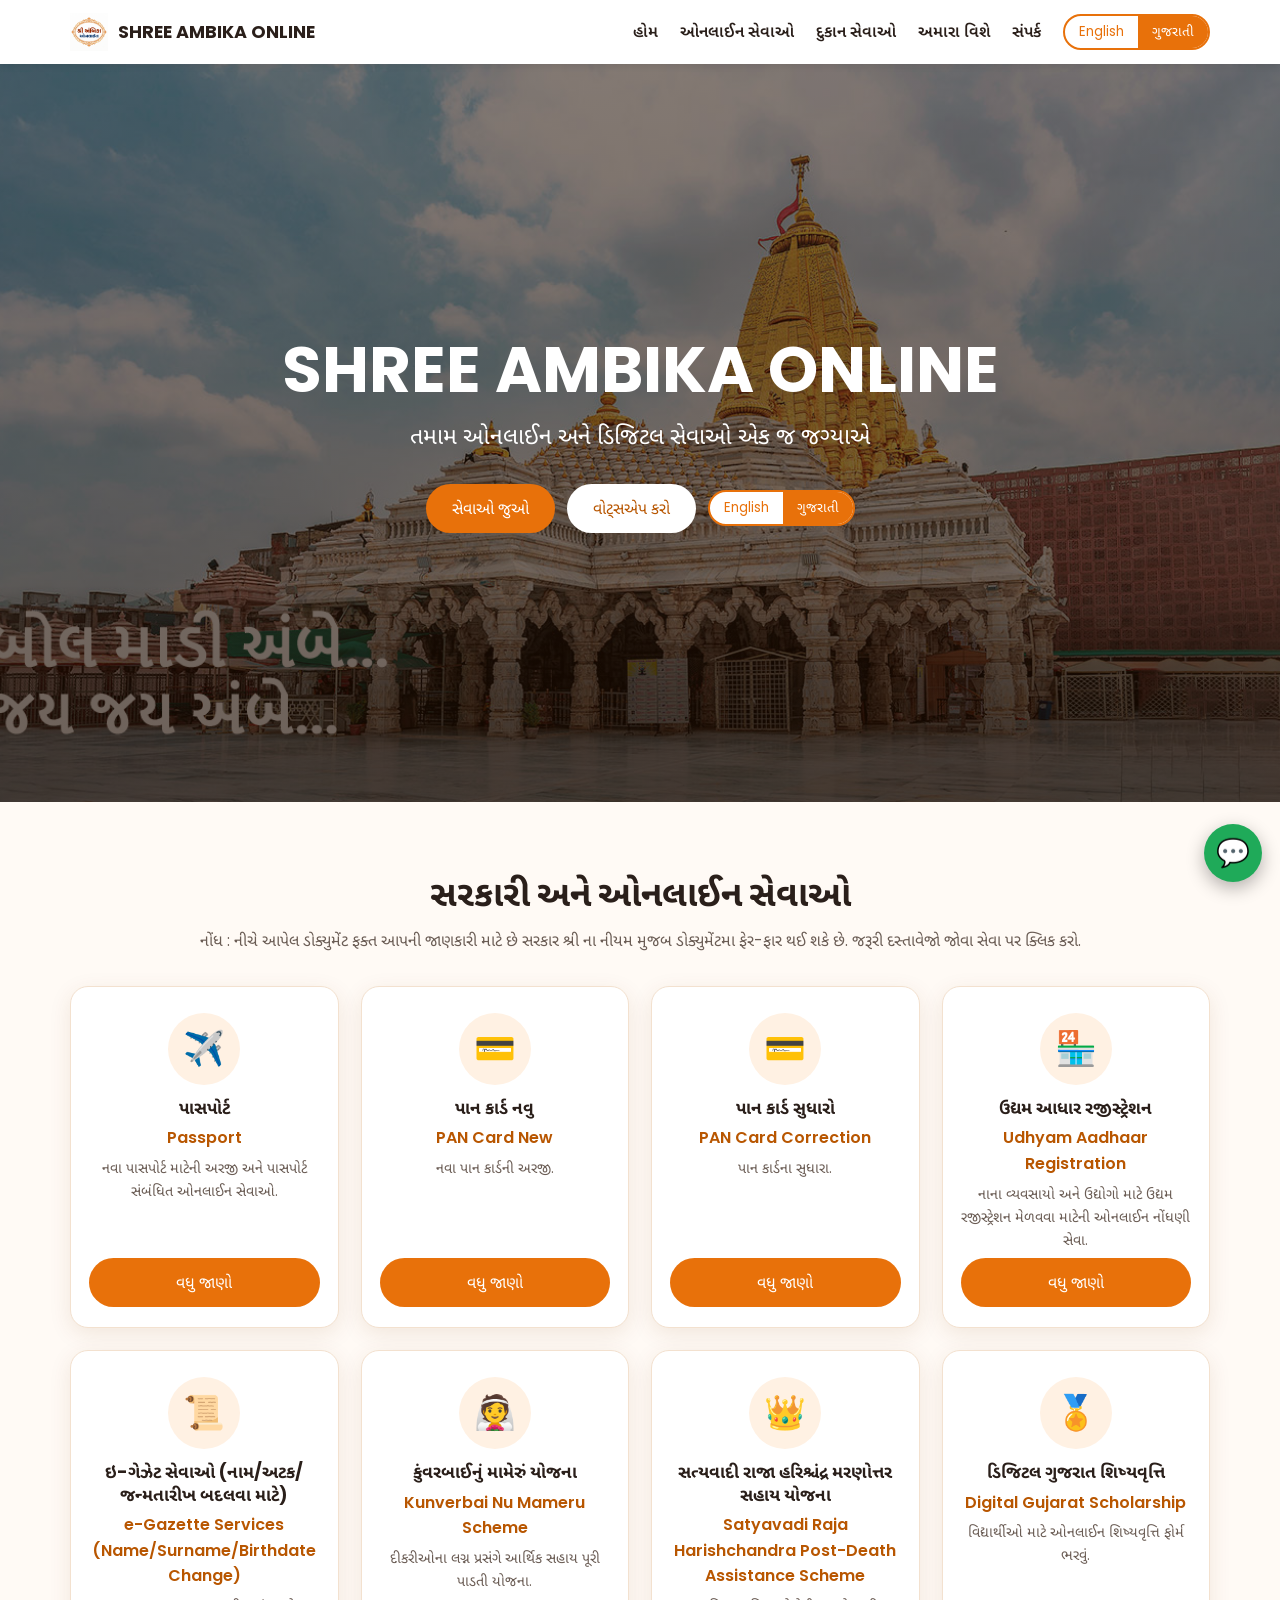
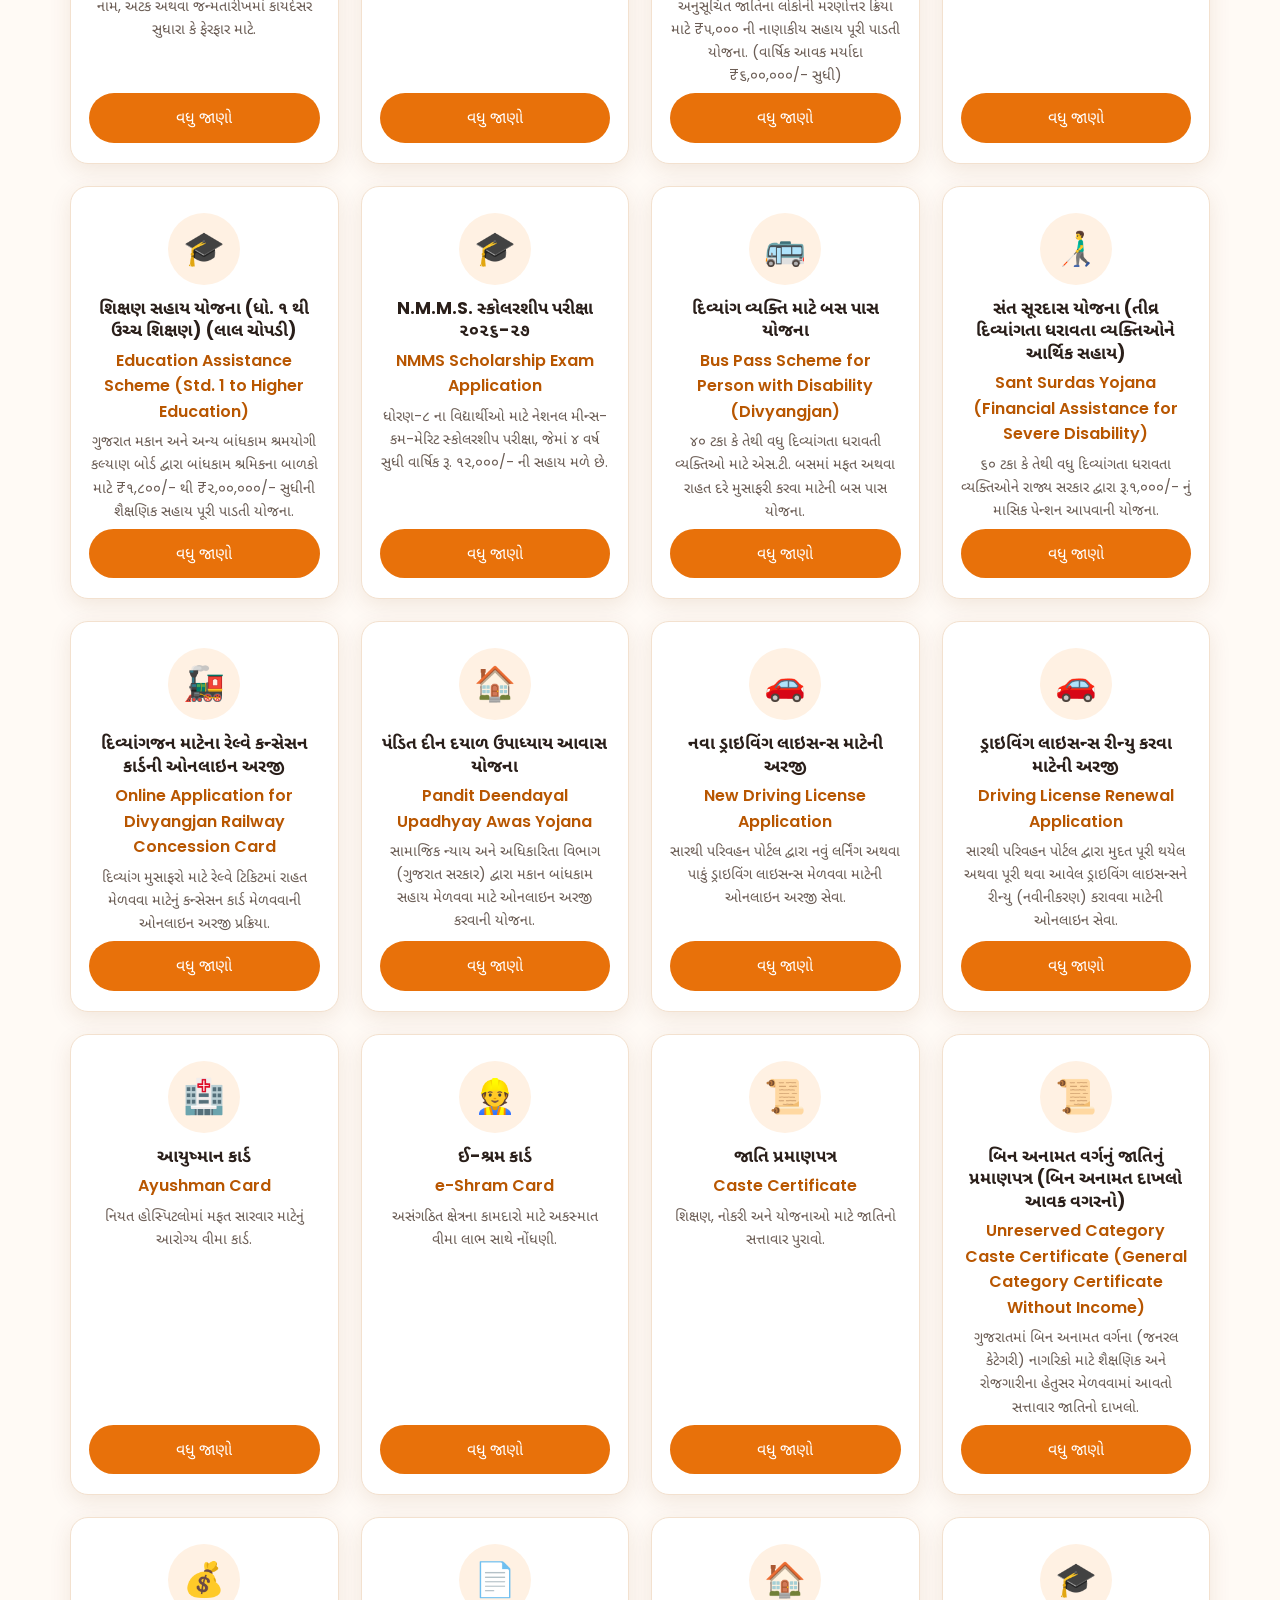
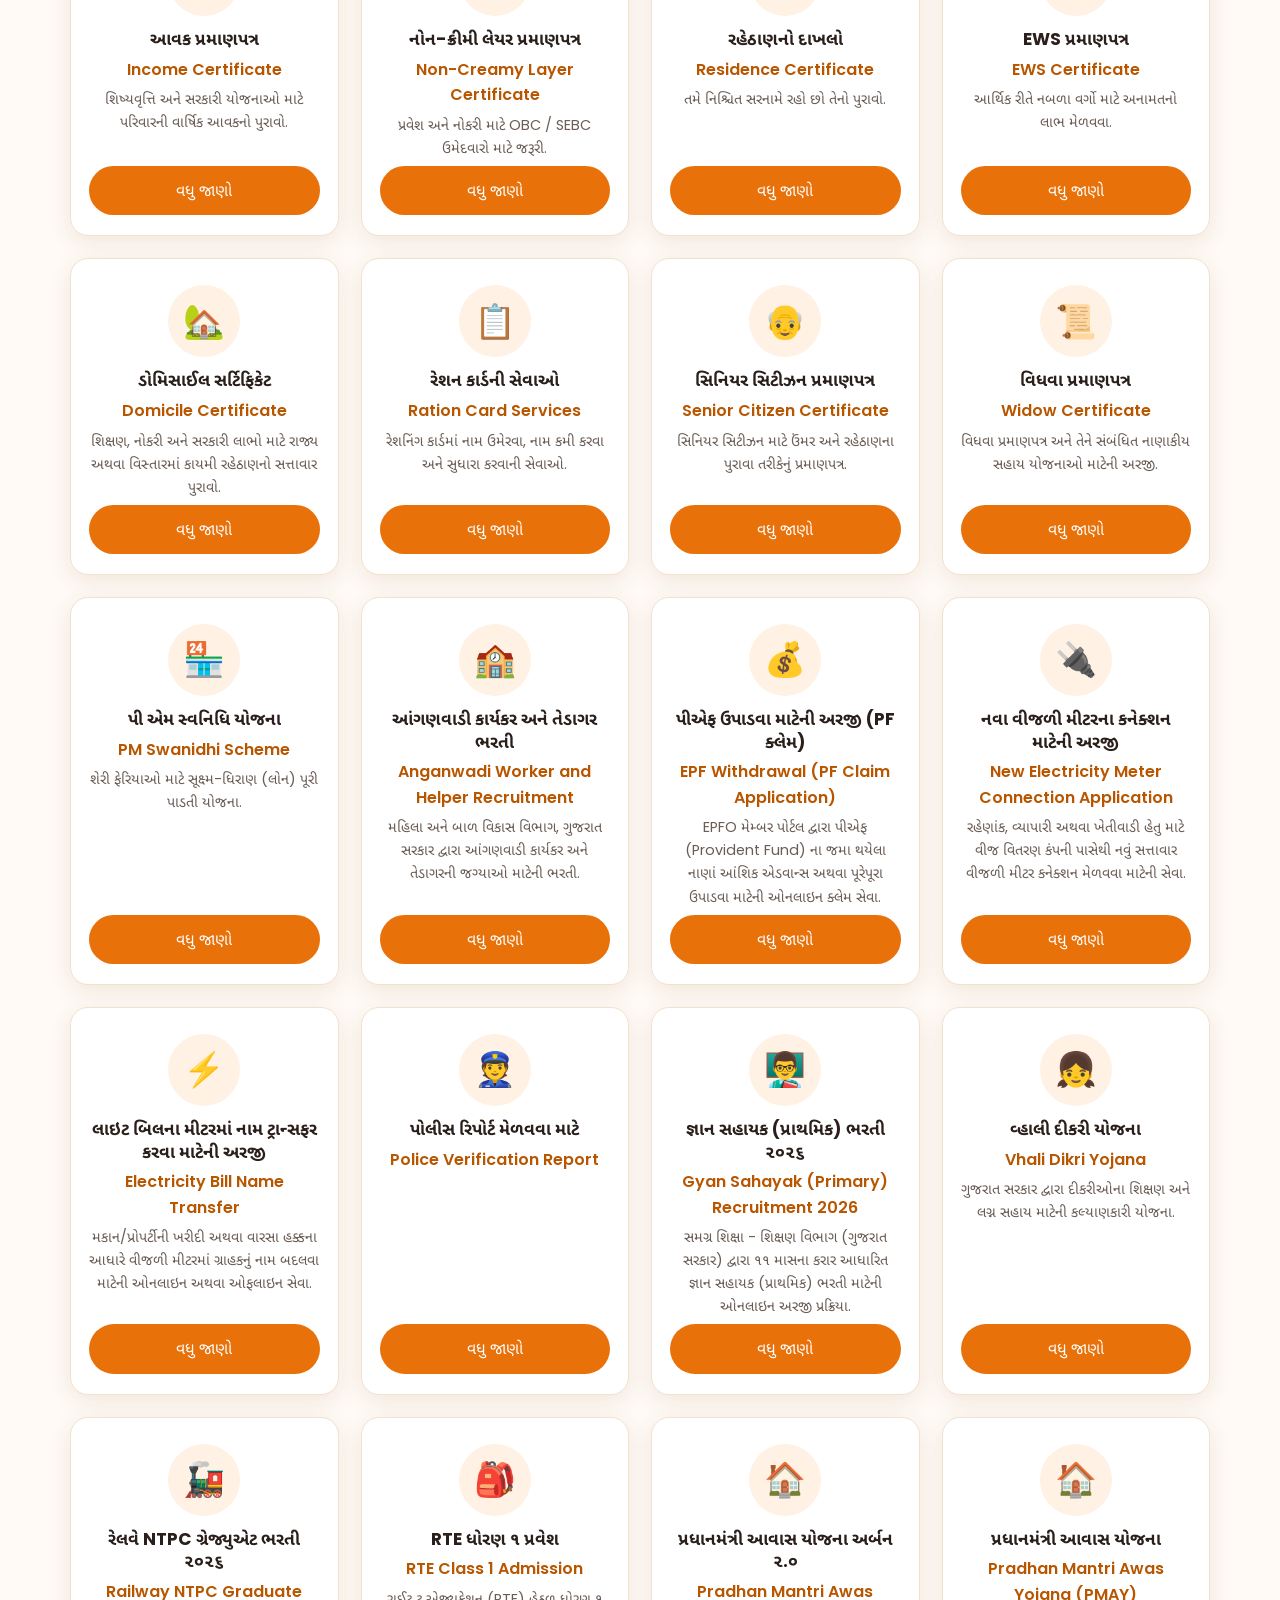
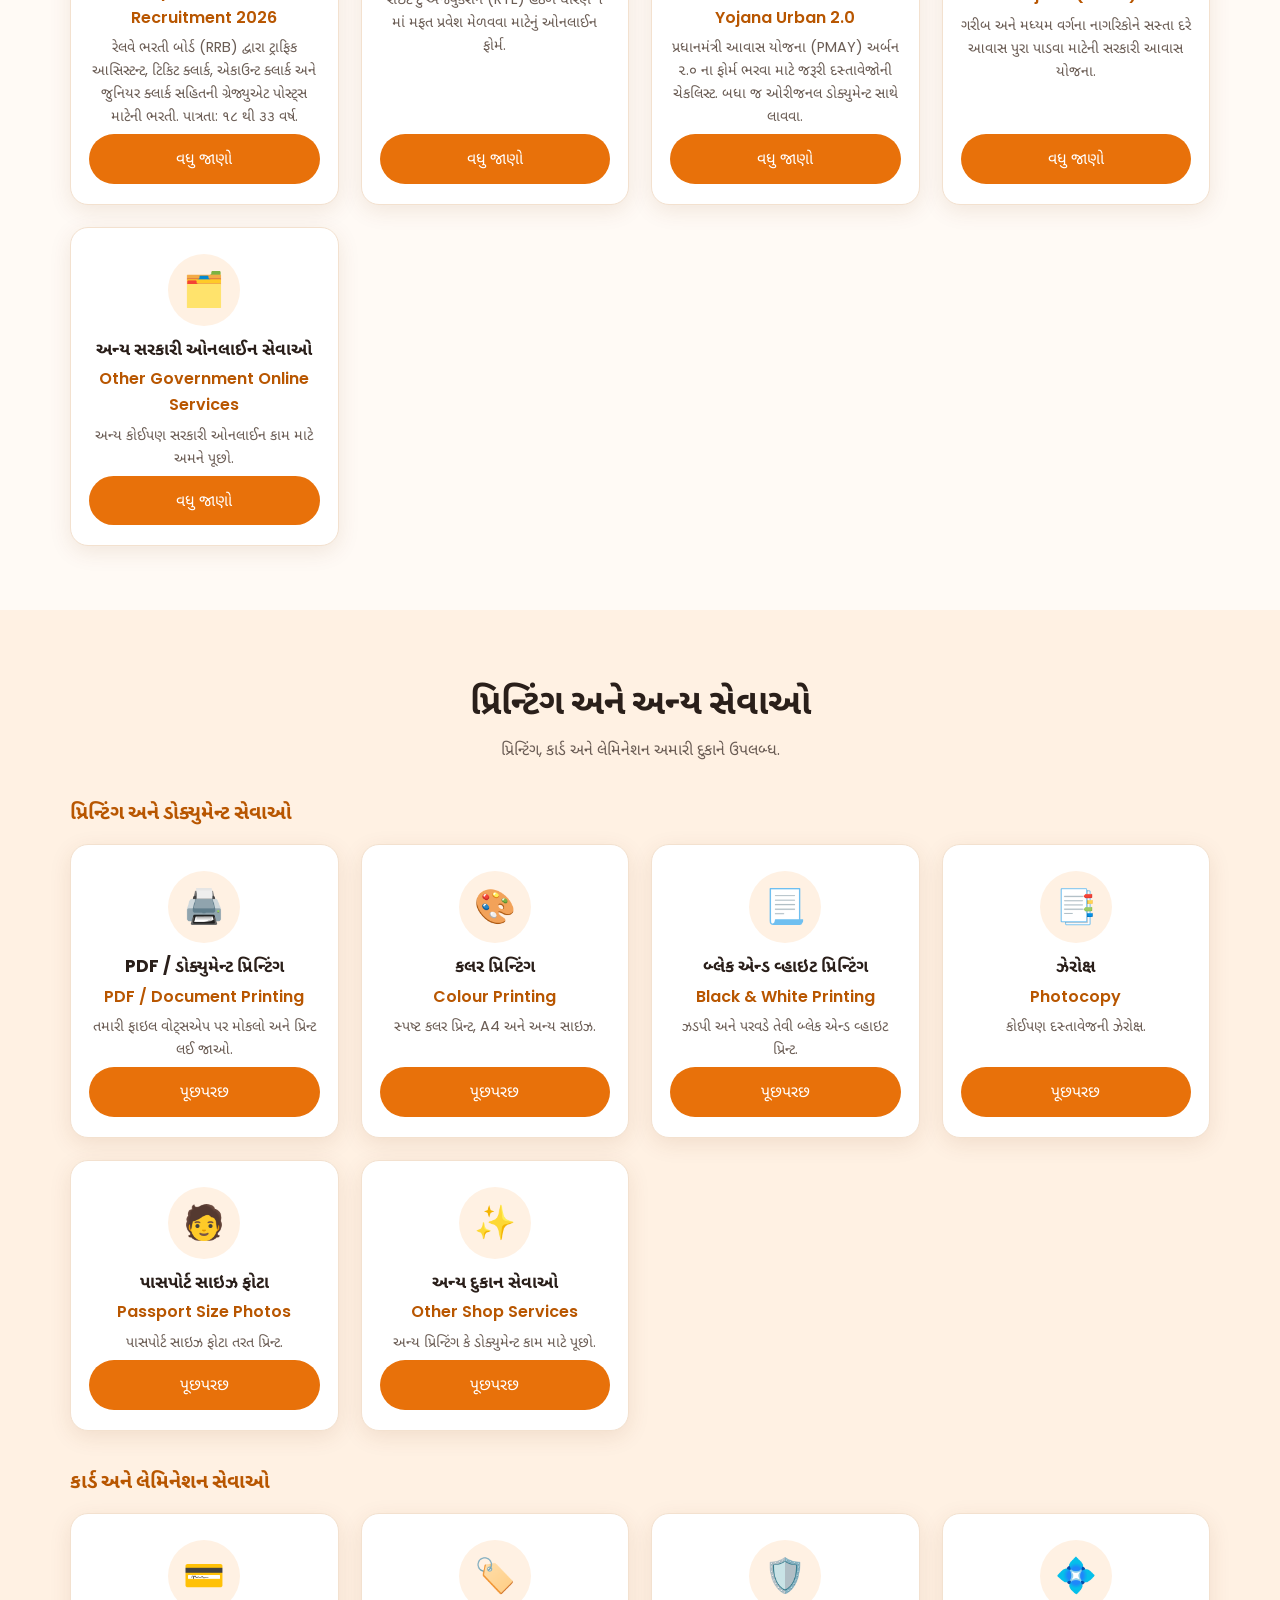
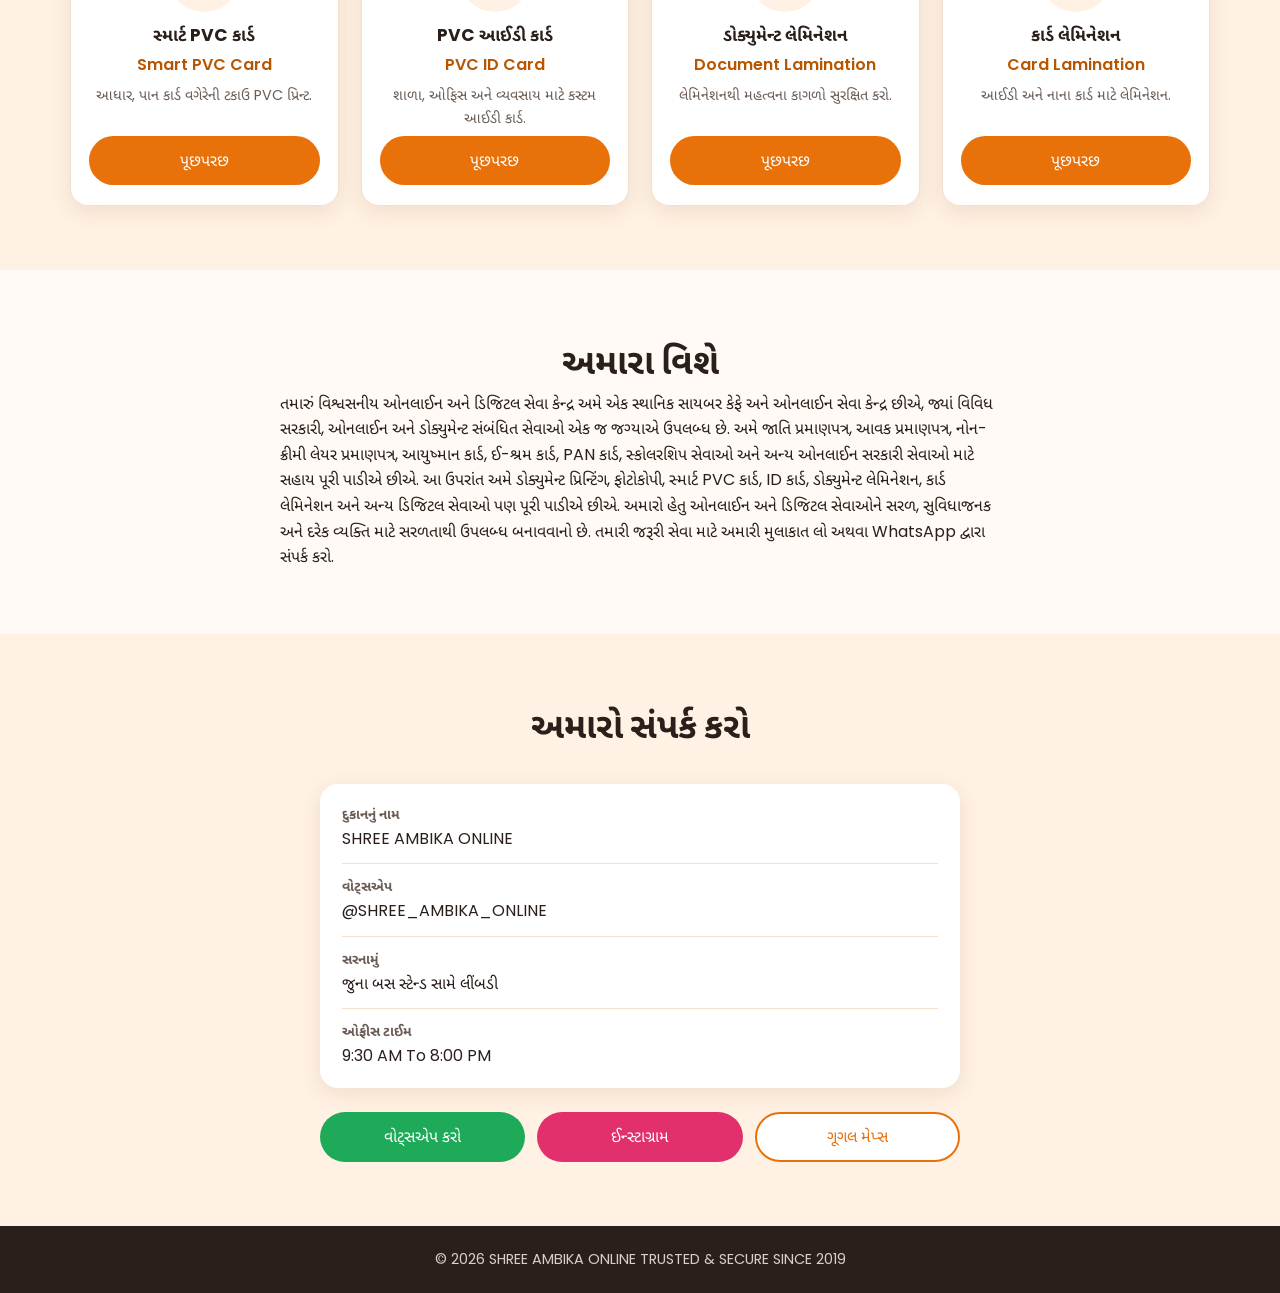
<file: index.html>
<!DOCTYPE html>
<html lang="en">

<head>
    <meta charset="UTF-8">
    <meta name="viewport" content="width=device-width, initial-scale=1">
    <title>SHREE AMBIKA ONLINE</title>
    <!-- SEO Metadata -->
    <meta name="description" content="SHREE AMBIKA ONLINE in Limbdi, Gujarat offers online government services, PAN Card, Passport, certificates, scholarships, online forms, printing, Smart PVC Cards and more.">    <meta name="robots" content="index, follow">
    <meta name="author" content="SHREE AMBIKA ONLINE">
    <meta name="language" content="Gujarati, English">

    <!-- Website Favicon -->
    <link rel="icon" type="image/png" href="/images/logo.png">
    <link rel="shortcut icon" type="image/png" href="/images/logo.png">

    <!-- Canonical URL -->
    <link rel="canonical" href="https://shree-ambika-online.netlify.app/">

    <!-- Social Media Preview -->
    <meta property="og:title" content="SHREE AMBIKA ONLINE | Limbdi">
    <meta property="og:description" content="તમામ ઓનલાઇન અને ડિજિટલ સેવાઓ એક જ જગ્યાએ. Online government services, PAN Card, certificates, printing and more.">
    <meta property="og:url" content="https://shree-ambika-online.netlify.app/">
    <meta property="og:type" content="website">
    <meta property="og:image" content="https://shree-ambika-online.netlify.app/images/logo.png">

    <!-- Google Fonts -->
    <link rel="preconnect" href="https://fonts.googleapis.com">
    <link rel="preconnect" href="https://fonts.gstatic.com" crossorigin>
    <link href="https://fonts.googleapis.com/css2?family=Noto+Sans+Gujarati:wght@400;600;700&family=Poppins:wght@400;600;700&display=swap" rel="stylesheet">
    <link rel="stylesheet" href="style.css">
</head>

<body>
    <header class="header">
        <div class="wrap bar">
            <a href="#home" class="brand"><span class="logo" id="logo"><img src="images/logo.png" alt=""></span><span
                    data-shop-name></span></a>
            <button class="burger" id="burger" aria-label="Menu" aria-expanded="false">☰</button>
            <nav id="nav" class="nav">
                <a href="#home" data-i18n="nav_home"></a>
                <a href="#online" data-i18n="nav_online"></a>
                <a href="#shop" data-i18n="nav_shop"></a>
                <a href="#about" data-i18n="nav_about"></a>
                <a href="#contact" data-i18n="nav_contact"></a>
                <div class="lang"><button data-lang="en" class="on">English</button><button
                        data-lang="gu">ગુજરાતી</button></div>
            </nav>
        </div>
    </header>

    <section class="hero" id="home">
        <div class="hero-inner wrap">
            <h1 data-shop-name></h1>
            <p data-i18n="tagline"></p>
            <div class="actions">
                <a href="#online" class="btn primary" data-i18n="view_services"></a>
                <a href="#" class="btn light" data-wa data-i18n="whatsapp_us"></a>
                <div class="lang"><button data-lang="en" class="on">English</button><button
                        data-lang="gu">ગુજરાતી</button></div>
            </div>
        </div>
    </section>

    <main>
        <section class="section" id="online">
            <div class="wrap">
                <h2 data-i18n="online_title"></h2>
                <p class="sub" data-i18n="online_sub"></p>
                <div class="grid" id="gov-grid"></div>
            </div>
        </section>

        <section class="section alt" id="shop">
            <div class="wrap">
                <h2 data-i18n="shop_title"></h2>
                <p class="sub" data-i18n="shop_sub"></p>
                <h3 data-i18n="cat_print"></h3>
                <div class="grid" id="print-grid"></div>
                <h3 data-i18n="cat_card"></h3>
                <div class="grid" id="card-grid"></div>
            </div>
        </section>

        <section class="section" id="about">
            <div class="wrap narrow">
                <h2 data-i18n="about_title"></h2>
                <p data-i18n="about_text"></p>
            </div>
        </section>

        <section class="section alt" id="contact">
            <div class="wrap">
                <h2 data-i18n="contact_title"></h2>
                <div class="contact">
                    <ul id="contact-list"></ul>
                    <div class="contact-btns">
                        <!-- <a class="btn primary" id="call-btn" data-i18n="call"></a> -->
                        <a class="btn wa" data-wa data-i18n="whatsapp_us"></a>
                        <a class="btn insta" id="insta-btn" target="_blank" rel="noopener" data-i18n="instagram"></a>
                        <a class="btn outline" id="map-btn" target="_blank" rel="noopener" data-i18n="map"></a>
                    </div>
                </div>
            </div>
        </section>
    </main>

    <footer class="footer">
        <div class="wrap">© <span id="year"></span> <span data-shop-name></span> TRUSTED & SECURE SINCE 2019</div>
    </footer>

    <a href="#" class="float-wa" data-wa aria-label="WhatsApp">💬</a>

    <div class="overlay" id="overlay" hidden>
        <div class="modal" role="dialog" aria-modal="true" aria-labelledby="m-title">
            <button class="close" id="m-close" aria-label="Close">✕</button>
            <div class="m-icon" id="m-icon"></div>
            <h2 id="m-title"></h2>
            <p class="m-gu" id="m-sub"></p>
            <p id="m-desc"></p>
            <div id="m-docs-wrap">
                <h3 data-i18n="req_docs"></h3>
                <ol id="m-docs"></ol>
            </div>
            <p class="m-meta" id="m-price"></p>
            <p class="m-meta" id="m-proc"></p>
            <div class="actions">
                <a class="btn wa" id="m-wa" target="_blank" rel="noopener"></a>
                <button class="btn outline" id="m-back" data-i18n="back"></button>
            </div>
        </div>
    </div>
    
    <!-- Print-only checklist sheet (filled by script.js when a service popup opens) -->
    <div id="print-sheet" aria-hidden="true">
        <div class="ps-box">
            <div class="ps-inner">
                <div class="ps-tbox">
                    <div class="ps-t1" id="ps-title"></div>
                    <div class="ps-t2">બધા જ ડોક્યુમેન્ટ ઓરીજનલ સાથે રાખવા</div>
                </div>
                <div class="ps-pillw" id="ps-pillw"><div class="ps-pill">જરૂરી દસ્તાવેજો (ચેકલિસ્ટ)</div></div>
                <div class="ps-list" id="ps-list"></div>
                <div class="ps-note" id="ps-note"></div>
                <div class="ps-dash"></div>
                <div class="ps-shop" id="ps-shop"></div>
                <div class="ps-addr" id="ps-addr"></div>
            </div>
        </div>
    </div>

    <script src="script.js"></script>
</body>

</html>
</file>
<file: style.css>
:root {
    --brand: #e8710a;
    --brand-d: #b85600;
    --ink: #2a1f1a;
    --muted: #6b5d55;
    --bg: #fffaf5;
    --alt: #fff1e3;
    --card: #fff;
    --wa: #1faa59;
    --r: 18px
}

* {
    box-sizing: border-box;
    margin: 0
}

html {
    scroll-behavior: smooth;
    scroll-padding-top: 70px
}

body {
    font-family: 'Poppins', 'Noto Sans Gujarati', sans-serif;
    color: var(--ink);
    background: var(--bg);
    line-height: 1.6
}

.wrap {
    max-width: 1180px;
    margin: auto;
    padding: 0 20px
}

.narrow {
    max-width: 760px
}

a {
    color: inherit;
    text-decoration: none
}

.header {
    position: sticky;
    top: 0;
    z-index: 50;
    background: #fff;
    box-shadow: 0 1px 8px rgba(0, 0, 0, .1)
}

.bar {
    display: flex;
    align-items: center;
    justify-content: space-between;
    height: 64px
}

.brand {
    display: flex;
    align-items: center;
    gap: 10px;
    font-weight: 700;
    font-size: 1.1rem
}

.logo {
    font-size: 1.6rem
}

.logo img {
    height: 38px;
    display: block
}

.nav {
    display: flex;
    align-items: center;
    gap: 22px;
    font-weight: 600
}

.nav a:hover {
    color: var(--brand)
}

.burger {
    display: none;
    font-size: 1.6rem;
    background: none;
    border: 0;
    cursor: pointer;
    padding: 8px
}

.lang {
    display: inline-flex;
    border: 2px solid var(--brand);
    border-radius: 99px;
    overflow: hidden;
    background: #fff
}

.lang button {
    border: 0;
    background: none;
    padding: 6px 14px;
    font: 600 .9rem inherit;
    font-family: inherit;
    cursor: pointer;
    color: var(--brand)
}

.lang button.on {
    background: var(--brand);
    color: #fff
}

.hero {
    min-height: 82vh;
    display: flex;
    align-items: center;
    color: #fff;
    text-align: center;
    /* background: linear-gradient(rgba(30, 12, 0, .55), rgba(30, 12, 0, .65)), url('images/ambaji-temple.jpg') center/cover no-repeat, linear-gradient(135deg, #b85600, #5a2400) */
    background: linear-gradient(rgba(30, 12, 0, .55), rgba(30, 12, 0, .65)), url('images/ambaji_temple_photo.jpg') center/cover no-repeat, linear-gradient(135deg, #b85600, #5a2400)
}

.hero h1 {
    font-size: clamp(2.1rem, 6vw, 4rem);
    line-height: 1.15;
    margin-bottom: 12px
}

.hero p {
    font-size: clamp(1.05rem, 2.6vw, 1.45rem);
    max-width: 720px;
    margin: 0 auto 28px
}

.actions {
    display: flex;
    flex-wrap: wrap;
    gap: 12px;
    justify-content: center;
    align-items: center
}

.btn {
    display: inline-flex;
    align-items: center;
    justify-content: center;
    gap: 6px;
    min-height: 48px;
    padding: 10px 24px;
    border-radius: 99px;
    border: 2px solid transparent;
    font: 600 1rem inherit;
    font-family: inherit;
    cursor: pointer;
    transition: .2s
}

.btn.primary {
    background: var(--brand);
    color: #fff
}

.btn.primary:hover {
    background: var(--brand-d)
}

.btn.light {
    background: #fff;
    color: var(--brand-d)
}


.btn.wa {
    background: var(--wa);
    color: #fff
}

.btn.insta {
    background: #e1306c;
    color: #fff;
}

.btn.insta:hover {
    background: #c13584;
}

.btn.outline {
    border-color: var(--brand);
    color: var(--brand);
    background: #fff
}

.btn.outline:hover {
    background: var(--brand);
    color: #fff
}

.section {
    padding: 64px 0
}

.alt {
    background: var(--alt)
}

h2 {
    font-size: clamp(1.6rem, 4vw, 2.2rem);
    text-align: center
}

h3 {
    margin: 34px 0 16px;
    font-size: 1.25rem;
    color: var(--brand-d)
}

.sub {
    text-align: center;
    color: var(--muted);
    margin: 6px 0 32px
}

.grid {
    display: grid;
    grid-template-columns: repeat(4, 1fr);
    gap: 22px
}

.card {
    background: var(--card);
    border-radius: var(--r);
    padding: 26px 18px 20px;
    text-align: center;
    display: flex;
    flex-direction: column;
    align-items: center;
    gap: 6px;
    box-shadow: 0 6px 22px rgba(120, 60, 0, .1);
    border: 1px solid #f3e1cf;
    cursor: pointer;
    transition: transform .2s, box-shadow .2s
}

.card:hover,
.card:focus-visible {
    transform: translateY(-4px);
    box-shadow: 0 12px 28px rgba(120, 60, 0, .18);
    outline: none
}

.ic {
    width: 72px;
    height: 72px;
    border-radius: 50%;
    background: var(--alt);
    display: grid;
    place-items: center;
    font-size: 2.1rem;
    margin-bottom: 6px
}

.card h4 {
    font-size: 1.08rem;
    line-height: 1.3
}

.card .gu {
    font-weight: 600;
    color: var(--brand-d)
}

.card p {
    font-size: .9rem;
    color: var(--muted);
    flex: 1
}

.card .btn {
    width: 100%;
    margin-top: auto;
    flex-shrink: 0;
}

.price {
    font-weight: 700;
    color: var(--brand-d)
}

.contact {
    display: grid;
    gap: 24px;
    max-width: 640px;
    margin: 30px auto 0
}

.contact ul {
    list-style: none;
    padding: 0;
    background: #fff;
    border-radius: var(--r);
    padding: 8px 22px;
    box-shadow: 0 6px 22px rgba(120, 60, 0, .1)
}

.contact li {
    padding: 12px 0;
    border-bottom: 1px solid #f3e1cf
}

.contact li:last-child {
    border: 0
}

.contact b {
    display: block;
    font-size: .85rem;
    color: var(--muted)
}

.contact-btns {
    display: flex;
    flex-wrap: wrap;
    gap: 12px
}

.contact-btns .btn {
    flex: 1 1 150px
}

.footer {
    background: #2a1f1a;
    color: #d9cfc8;
    text-align: center;
    padding: 22px 0;
    font-size: .9rem
}

.float-wa {
    position: fixed;
    right: 18px;
    bottom: 18px;
    width: 58px;
    height: 58px;
    border-radius: 50%;
    background: var(--wa);
    display: grid;
    place-items: center;
    font-size: 1.7rem;
    box-shadow: 0 6px 18px rgba(0, 0, 0, .3);
    z-index: 60
}

.overlay {
    position: fixed;
    inset: 0;
    background: rgba(20, 10, 0, .6);
    display: flex;
    align-items: center;
    justify-content: center;
    padding: 16px;
    z-index: 100
}

.overlay[hidden] {
    display: none
}

.modal {
    background: #fff;
    border-radius: var(--r);
    max-width: 560px;
    width: 100%;
    max-height: 92vh;
    overflow: auto;
    padding: 28px 24px;
    position: relative;
    animation: pop .22s ease-out
}

@keyframes pop {
    from {
        opacity: 0;
        transform: scale(.95) translateY(12px)
    }
}

.close {
    position: absolute;
    right: 12px;
    top: 12px;
    width: 40px;
    height: 40px;
    border: 0;
    border-radius: 50%;
    background: var(--alt);
    font-size: 1.1rem;
    cursor: pointer
}

.m-icon {
    font-size: 2.4rem
}

.modal h2 {
    text-align: left;
    font-size: 1.6rem
}

.m-gu {
    color: var(--brand-d);
    font-weight: 600;
    font-size: 1.15rem;
    margin-bottom: 8px
}

.modal h3 {
    margin: 20px 0 8px
}

.modal ol {
    padding-left: 22px
}

.modal li {
    padding: 6px 0
}

.modal li small {
    display: block;
    color: var(--brand-d);
    font-weight: 600;
    font-size: .95rem
}

.m-meta {
    margin-top: 12px;
    font-weight: 600
}

.modal .actions {
    justify-content: flex-start;
    margin-top: 22px
}

@media(max-width:1000px) {
    .grid {
        grid-template-columns: repeat(3, 1fr)
    }
}

@media(max-width:760px) {
    .grid {
        /* grid-template-columns: repeat(2, 1fr); */
        grid-template-columns: repeat(2, minmax(0, 1fr));
        gap: 14px
    }

    .card {
        padding: 20px 12px 16px
    }

    .card p {
        display: none
    }

    .burger {
        display: block
    }

    .nav {
        position: absolute;
        top: 64px;
        left: 0;
        right: 0;
        background: #fff;
        flex-direction: column;
        align-items: stretch;
        gap: 0;
        padding: 8px 20px 16px;
        box-shadow: 0 8px 12px rgba(0, 0, 0, .1);
        display: none
    }

    .nav.open {
        display: flex
    }

    .nav a {
        padding: 14px 0;
        border-bottom: 1px solid #f3e1cf
    }

    .nav .lang {
        align-self: flex-start;
        margin-top: 12px
    }

    .hero .actions .lang {
        display: none
    }

    .section {
        padding: 44px 0
    }

    .overlay .modal::before {
        font-size: 40px;
        font-weight: 700;
        transform: translate(-50%, -50%) rotate(-45deg);

    }
}

@media(max-width:380px) {
    .grid {
        grid-template-columns: 1fr
    }

    .overlay .modal::before {
        font-size: 40px;
        font-weight: 700;
    }
    .overlay .modal::before {
        font-size: 30px;
        font-weight: 700;
    }
}

@media(prefers-reduced-motion:reduce) {
    * {
        animation: none !important;
        transition: none !important
    }
}

/* =========================================================
   PRINT / SAVE AS PDF  (service popup -> checklist poster)
   Open a service popup, then Ctrl+P (or Save as PDF).
   Page size: A4 portrait. Normal pages (no popup) print as usual.
   ========================================================= */
#print-sheet {
    display: none;
    width: 210mm;
    height: 296.6mm;
    position: relative;
    overflow: hidden;
    background: #062a45;
    font-family: 'Noto Sans Gujarati', 'Poppins', sans-serif;
    line-height: normal
}

#print-sheet.measuring {
    display: block;
    position: fixed;
    left: -10000px;
    top: 0
}

/* design box = 900px wide poster, scaled to A4 width (210mm = 793.7px) */
#print-sheet .ps-box {
    position: absolute;
    left: 0;
    top: 0;
    width: 900px;
    height: 1271px;
    transform: scale(.88189);
    transform-origin: 0 0
}

#print-sheet .ps-box::before {
    content: "";
    position: absolute;
    inset: 16px;
    border: 5px solid #c9a13b
}

#print-sheet .ps-box::after {
    content: "";
    position: absolute;
    inset: 30px;
    background: #fdf9f0;
    border: 3px solid #c9a13b
}

#print-sheet .ps-inner {
    position: absolute;
    left: 62px;
    right: 62px;
    top: 68px;
    z-index: 2
}

#print-sheet .ps-tbox {
    background: #e6b84a;
    border: 3px solid #9a7418;
    text-align: center;
    padding: 20px 20px 16px
}

#print-sheet .ps-t1 {
    font-weight: 800;
    color: #062a45;
    font-size: 44px;
    line-height: 1.3
}

#print-sheet .ps-t2 {
    font-weight: 700;
    color: #a01818;
    font-size: 24px;
    margin-top: 6px
}

#print-sheet .ps-pillw {
    text-align: center;
    margin: 24px 0 22px
}

#print-sheet .ps-pillw[hidden] {
    display: none
}

#print-sheet .ps-pill {
    display: inline-block;
    background: #062a45;
    color: #fff;
    font-weight: 800;
    font-size: 30px;
    padding: 12px 48px;
    border-radius: 40px
}

#print-sheet .ps-list {
    padding: 0 12px
}

#print-sheet .ps-it {
    display: flex;
    align-items: center;
    gap: 20px;
    margin-bottom: var(--gap, 18px)
}

#print-sheet .ps-cb {
    flex: 0 0 var(--cb, 38px);
    height: var(--cb, 38px);
    border: 3px solid #062a45;
    border-radius: 8px;
    background: #eef3fb;
    color: #062a45;
    font-weight: 800;
    font-size: calc(var(--cb, 38px) * .6);
    display: flex;
    align-items: center;
    justify-content: center
}

#print-sheet .ps-tx {
    font-weight: 700;
    color: #062a45;
    font-size: var(--fs, 32px);
    line-height: 1.35
}

#print-sheet .ps-note {
    margin-top: 22px;
    background: #fffbea;
    border: 2.5px solid #c9a13b;
    border-radius: 12px;
    padding: 16px 22px;
    text-align: center;
    color: #b01c0c;
    font-weight: 800;
    font-size: 25px;
    line-height: 1.5
}

#print-sheet .ps-dash {
    border-top: 3px dashed #c9a13b;
    margin: 22px 0 18px
}

#print-sheet .ps-shop {
    text-align: center;
    font-weight: 800;
    color: #0a3a6a;
    font-size: 64px;
    line-height: 1.3
}

#print-sheet .ps-addr {
    text-align: center;
    font-weight: 800;
    color: #111;
    font-size: 36px;
    margin-top: 6px
}

@page {
    size: A4 portrait;
    margin: 0
}

@media print {
    body.ps-on {
        margin: 0 !important;
        padding: 0 !important;
        height: auto !important;
        overflow: visible !important;
        background: #062a45 !important
    }

    html:has(body.ps-on) {
        background: #062a45 !important
    }

    body.ps-on>*:not(#print-sheet) {
        display: none !important
    }

    body.ps-on #print-sheet {
        display: block !important;
        page-break-after: avoid;
        break-after: avoid
    }

    body.ps-on * {
        -webkit-print-color-adjust: exact;
        print-color-adjust: exact
    }
}




/* =========================================
   DIAGONAL WATERMARK (POPUP)
   ========================================= */

/* 1. Keep watermarks contained inside the popup and print sheet */
.modal,
.ps-box {
    position: relative;
    overflow: hidden auto;
}

/* 2. Keep all text, buttons, and icons above the watermark */
.modal>*:not(.close),
.ps-inner {
    position: relative;
    z-index: 1;
}

.modal .close {
    z-index: 2;
}


/* 3. Watermark for the On-Screen Service Popup (.modal) */
.modal::before {
    content: "SHREE AMBIKA ONLINE";
    position: fixed;
    top: 50%;
    left: 50%;
    transform: translate(-50%, -50%) rotate(-40deg);
    font-family: 'Poppins', sans-serif;
    font-size: 50px;
    font-weight: 700;
    color: rgba(0, 0, 0, 0.07);
    /* Subtle grey on screen */
    white-space: nowrap;
    letter-spacing: 2px;
    pointer-events: none;
    z-index: 0;
}
</file>
